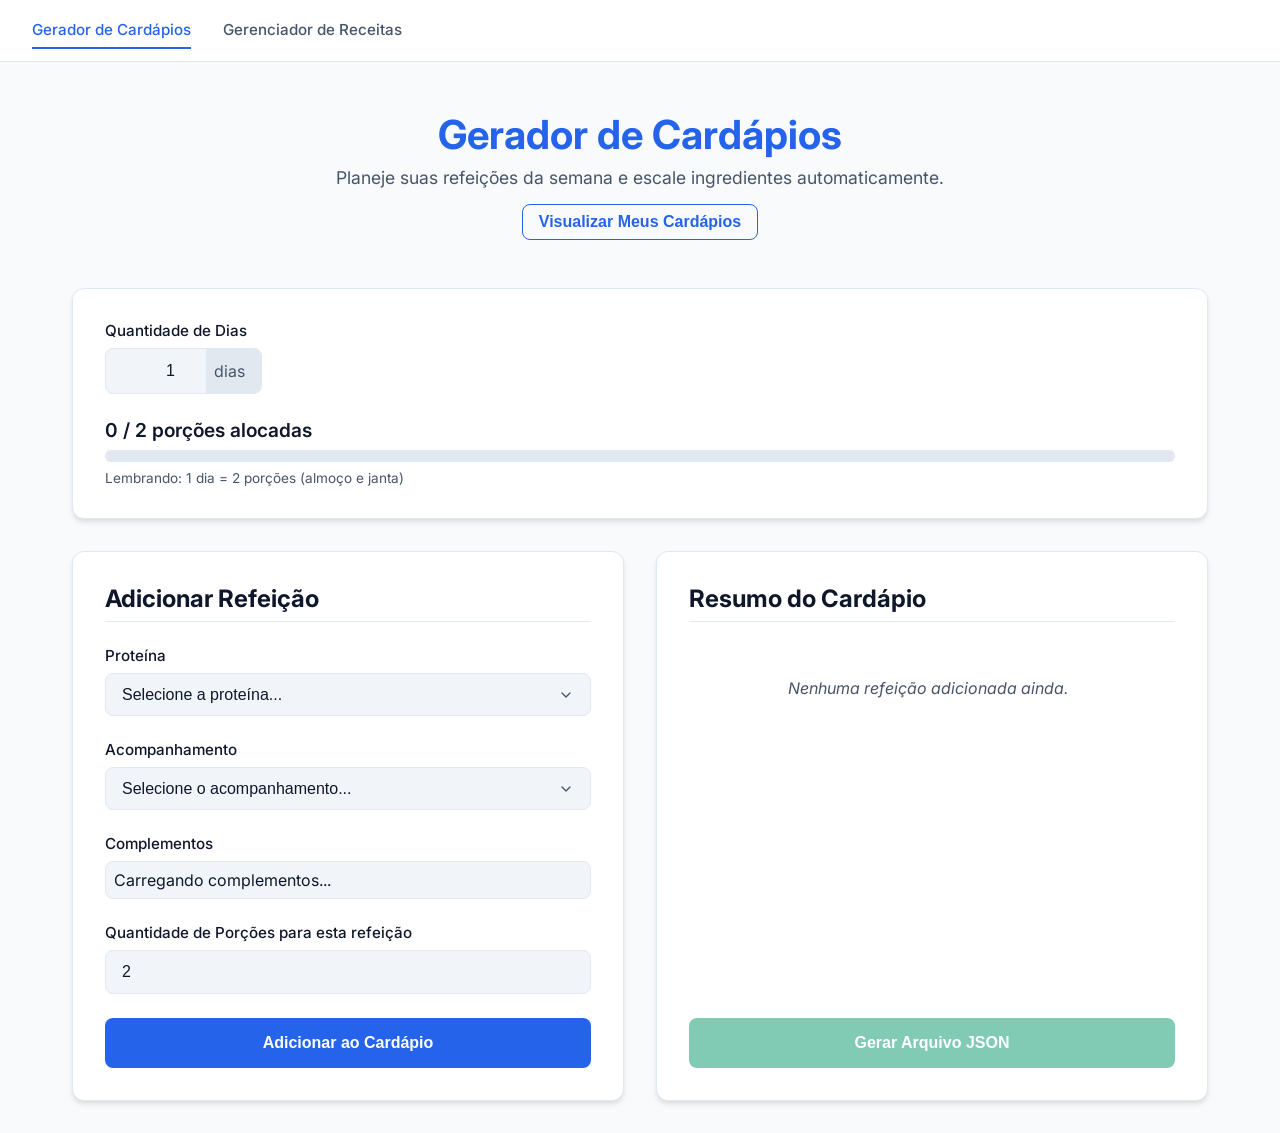
<file: static/index.html>
<!DOCTYPE html>
<html lang="pt-BR">
<head>
    <meta charset="UTF-8">
    <meta name="viewport" content="width=device-width, initial-scale=1.0">
    <title>Gerador de Cardápios Inteligente</title>
    <link rel="preconnect" href="https://fonts.googleapis.com">
    <link rel="preconnect" href="https://fonts.gstatic.com" crossorigin>
    <link href="https://fonts.googleapis.com/css2?family=Inter:wght@300;400;500;600;700&display=swap" rel="stylesheet">
    <link rel="stylesheet" href="style.css">
</head>
<body>
    <nav class="global-nav no-print">
        <div class="nav-container">
            <a href="./" class="nav-link active">Gerador de Cardápios</a>
            <a href="recipes.html" class="nav-link">Gerenciador de Receitas</a>
        </div>
    </nav>

    <div class="background-decor"></div>
    <div class="container">
        <header>
            <h1>Gerador de Cardápios</h1>
            <p>Planeje suas refeições da semana e escale ingredientes automaticamente.</p>
            <button id="btn-view-cardapios" class="btn-outline">Visualizar Meus Cardápios</button>
        </header>

        <section class="glass-panel config-section">
            <div class="input-group">
                <label for="dias">Quantidade de Dias</label>
                <div class="input-wrapper">
                    <input type="number" id="dias" min="1" max="30" value="1">
                    <span class="suffix">dias</span>
                </div>
            </div>
            
            <div class="progress-container">
                <div class="progress-stats">
                    <span id="porcoes-atuais">0</span> / <span id="porcoes-meta">2</span> porções alocadas
                </div>
                <div class="progress-bar-bg">
                    <div class="progress-bar-fill" id="progress-bar"></div>
                </div>
                <p class="progress-hint">Lembrando: 1 dia = 2 porções (almoço e janta)</p>
            </div>
        </section>

        <main class="meal-builder-container">
            <div class="glass-panel meal-constructor">
                <h2>Adicionar Refeição</h2>
                <form id="meal-form">
                    <div class="form-group">
                        <label for="proteina">Proteína</label>
                        <select id="proteina" name="proteina" required>
                            <option value="" disabled selected>Selecione a proteína...</option>
                        </select>
                    </div>

                    <div class="form-group">
                        <label for="acompanhamento">Acompanhamento</label>
                        <select id="acompanhamento" name="acompanhamento" required>
                            <option value="" disabled selected>Selecione o acompanhamento...</option>
                        </select>
                    </div>

                    <div class="form-group">
                        <label>Complementos</label>
                        <div id="complementos-container" class="checkbox-grid">
                            <!-- Populated dynamically -->
                            <div class="loading-text">Carregando complementos...</div>
                        </div>
                    </div>

                    <div class="form-group">
                        <label for="porcoes">Quantidade de Porções para esta refeição</label>
                        <input type="number" id="porcoes" name="porcoes" min="1" value="2" required>
                    </div>

                    <button type="submit" class="btn-primary" id="btn-add-meal">Adicionar ao Cardápio</button>
                </form>
            </div>

            <div class="glass-panel summary-panel">
                <h2>Resumo do Cardápio</h2>
                <div id="meal-list" class="meal-list">
                    <p class="empty-state">Nenhuma refeição adicionada ainda.</p>
                </div>
                
                <button class="btn-success" id="btn-generate" disabled>Gerar Arquivo JSON</button>
            </div>
        </main>
    </div>

    <!-- Viewer Modal -->
    <div id="viewer-modal" class="modal hidden">
        <div class="modal-content glass-panel" style="max-width: 500px; height: auto; max-height: 80vh;">
            <div class="modal-header">
                <h2>Meus Cardápios</h2>
                <button class="btn-close" id="btn-close-modal">&times;</button>
            </div>
            <div class="modal-body" style="flex-direction: column;">
                <p style="color: var(--text-secondary); margin-bottom: 1rem;">Selecione um arquivo para abrir a tela de impressão:</p>
                <div class="cardapio-list-container" style="width: 100%; border: none; padding: 0;">
                    <ul id="cardapio-list" class="cardapio-list">
                        <li class="loading-text">Carregando...</li>
                    </ul>
                </div>
            </div>
        </div>
    </div>

    <!-- Notification Toast -->
    <div id="toast" class="toast hidden">
        <div class="toast-content">
            <span class="toast-icon">✅</span>
            <div class="toast-message">
                <strong id="toast-title">Sucesso!</strong>
                <p id="toast-desc">Ação realizada com sucesso.</p>
            </div>
        </div>
    </div>

    <script src="script.js"></script>
</body>
</html>
</file>
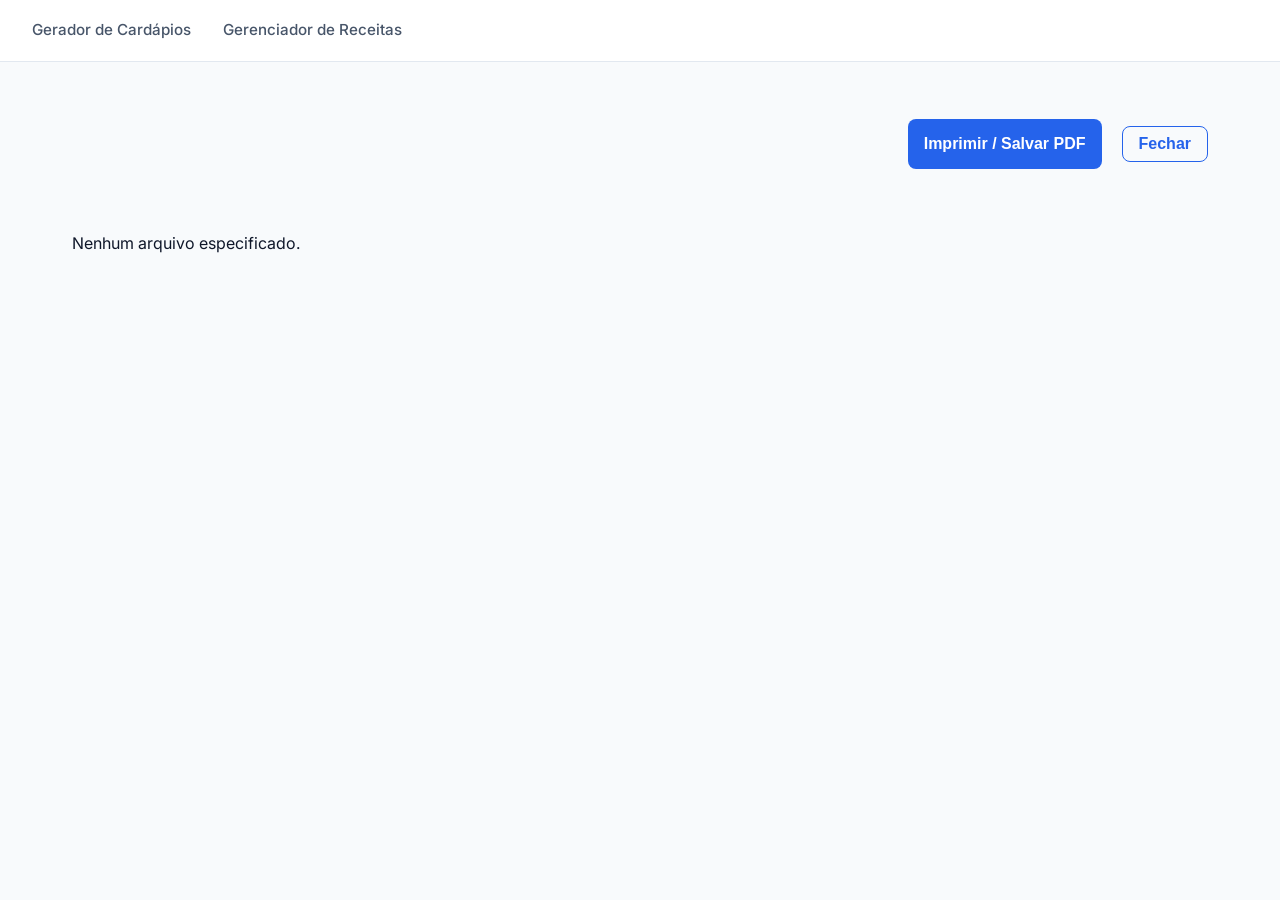
<file: static/print.html>
<!DOCTYPE html>
<html lang="pt-BR">
<head>
    <meta charset="UTF-8">
    <meta name="viewport" content="width=device-width, initial-scale=1.0">
    <title>Cardápio para Impressão</title>
    <link rel="preconnect" href="https://fonts.googleapis.com">
    <link rel="preconnect" href="https://fonts.gstatic.com" crossorigin>
    <link href="https://fonts.googleapis.com/css2?family=Inter:wght@300;400;500;600;700&display=swap" rel="stylesheet">
    <link rel="stylesheet" href="style.css">
    <style>
        .print-actions {
            margin-bottom: 2rem;
            text-align: right;
        }
        .consolidated-list {
            background: var(--input-bg);
            padding: 2rem;
            border-radius: var(--radius-md);
            margin-bottom: 2rem;
            border: 1px solid var(--glass-border);
        }
        .consolidated-list h2 {
            margin-bottom: 1rem;
            color: var(--accent-color);
            border-bottom: 2px solid var(--glass-border);
            padding-bottom: 0.5rem;
        }
        .consolidated-items {
            display: grid;
            grid-template-columns: repeat(auto-fill, minmax(250px, 1fr));
            gap: 1rem;
            list-style-type: none;
        }
        .consolidated-items li {
            font-size: 1rem;
            padding: 0.5rem;
            background: white;
            border: 1px solid var(--glass-border);
            border-radius: 4px;
        }
        @media print {
            .consolidated-list {
                background: transparent;
                border: none;
                padding: 0;
            }
            .consolidated-items li {
                border: none;
                border-bottom: 1px dashed #ccc;
            }
        }
    </style>
</head>
<body>
    <nav class="global-nav no-print">
        <div class="nav-container">
            <a href="./" class="nav-link">Gerador de Cardápios</a>
            <a href="recipes.html" class="nav-link">Gerenciador de Receitas</a>
        </div>
    </nav>
    <div class="container">
        <div class="print-actions no-print">
            <button class="btn-primary" style="width: auto;" onclick="window.print()">Imprimir / Salvar PDF</button>
            <button class="btn-outline" style="width: auto; margin-left: 1rem;" onclick="window.close()">Fechar</button>
        </div>

        <div id="content">
            <p class="loading-text">Carregando cardápio...</p>
        </div>
    </div>

    <script src="print.js"></script>
</body>
</html>
</file>
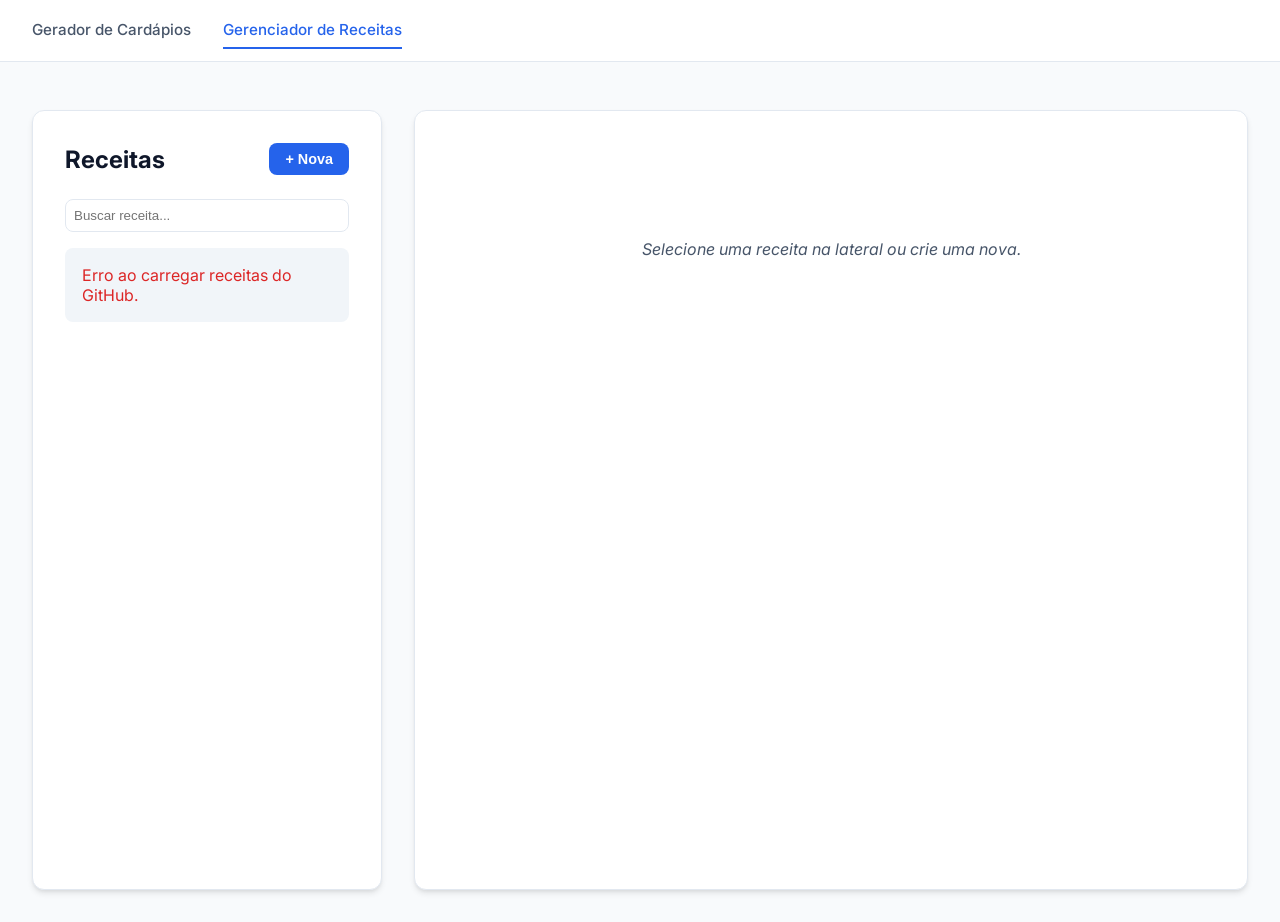
<file: static/recipes.html>
<!DOCTYPE html>
<html lang="pt-BR">
<head>
    <meta charset="UTF-8">
    <meta name="viewport" content="width=device-width, initial-scale=1.0">
    <title>Gerenciador de Receitas</title>
    <link rel="preconnect" href="https://fonts.googleapis.com">
    <link rel="preconnect" href="https://fonts.gstatic.com" crossorigin>
    <link href="https://fonts.googleapis.com/css2?family=Inter:wght@300;400;500;600;700&display=swap" rel="stylesheet">
    <link rel="stylesheet" href="style.css">
</head>
<body>
    <nav class="global-nav no-print">
        <div class="nav-container">
            <a href="./" class="nav-link">Gerador de Cardápios</a>
            <a href="recipes.html" class="nav-link active">Gerenciador de Receitas</a>
        </div>
    </nav>

    <div class="container recipes-layout">
        
        <!-- Sidebar: Lista de Receitas -->
        <aside class="recipes-sidebar glass-panel">
            <div style="display: flex; justify-content: space-between; align-items: center; margin-bottom: 1.5rem;">
                <h2>Receitas</h2>
                <button id="btn-new-recipe" class="btn-primary" style="padding: 0.5rem 1rem; width: auto; font-size: 0.9rem;">+ Nova</button>
            </div>
            
            <div class="recipe-filters">
                <input type="text" id="recipe-search" placeholder="Buscar receita..." style="width: 100%; margin-bottom: 1rem; padding: 0.5rem; border-radius: var(--radius-md); border: 1px solid var(--glass-border);">
            </div>

            <ul id="recipes-list" class="cardapio-list" style="max-height: calc(100vh - 250px);">
                <li class="loading-text">Carregando...</li>
            </ul>
        </aside>

        <!-- Main Content: Formulário de Edição -->
        <main class="recipe-editor glass-panel" style="position: relative;">
            <div id="empty-editor-state" class="empty-state" style="margin-top: 4rem;">
                Selecione uma receita na lateral ou crie uma nova.
            </div>

            <form id="recipe-form" class="hidden">
                <input type="hidden" id="recipe-id">
                
                <div class="form-row-2col">
                    <div class="form-group">
                        <label for="titulo">Título da Receita</label>
                        <input type="text" id="titulo" required>
                    </div>
                    
                    <div class="form-group" style="display: grid; grid-template-columns: 1fr 1fr; gap: 1rem; margin-bottom: 0;">
                        <div>
                            <label for="tipo">Tipo</label>
                            <select id="tipo" required>
                                <option value="proteina">Proteína</option>
                                <option value="acompanhamento">Acompanhamento</option>
                                <option value="complemento">Complemento</option>
                            </select>
                        </div>
                        <div>
                            <label for="porcoes">Porções Rende</label>
                            <input type="number" id="porcoes" min="1" required>
                        </div>
                    </div>
                </div>

                <div class="form-row-2col">
                    <div class="form-group">
                        <label for="tags">Tags (separadas por vírgula)</label>
                        <input type="text" id="tags" placeholder="ex: frango, forno, saúdavel">
                    </div>
                    
                    <div class="form-group">
                        <label for="fonte">Fonte</label>
                        <input type="text" id="fonte">
                    </div>
                </div>

                <hr style="border: 0; border-top: 1px solid var(--glass-border); margin: 2rem 0;">

                <div class="editor-section">
                    <div style="display: flex; justify-content: space-between; align-items: center; margin-bottom: 1rem;">
                        <h3>Ingredientes</h3>
                        <button type="button" id="btn-add-ingredient" class="btn-outline" style="padding: 0.25rem 0.75rem; font-size: 0.85rem; margin-top: 0;">+ Adicionar Ingrediente</button>
                    </div>
                    <div id="ingredients-container" style="display: flex; flex-direction: column; gap: 1rem;">
                        <!-- Injetado dinamicamente -->
                    </div>
                </div>

                <hr style="border: 0; border-top: 1px solid var(--glass-border); margin: 2rem 0;">

                <div class="editor-section" style="margin-bottom: 5rem;">
                    <div style="display: flex; justify-content: space-between; align-items: center; margin-bottom: 1rem;">
                        <h3>Modo de Preparo</h3>
                        <button type="button" id="btn-add-step" class="btn-outline" style="padding: 0.25rem 0.75rem; font-size: 0.85rem; margin-top: 0;">+ Adicionar Passo</button>
                    </div>
                    <div id="steps-container" style="display: flex; flex-direction: column; gap: 0.5rem;">
                        <!-- Injetado dinamicamente -->
                    </div>
                </div>

                <div style="position: absolute; bottom: 1.5rem; right: 2rem;">
                    <button type="submit" class="btn-success" id="btn-save-recipe" style="width: auto; padding: 0.75rem 2rem;">💾 Salvar Alterações</button>
                </div>
            </form>
        </main>
    </div>

    <!-- Notification Toast -->
    <div id="toast" class="toast hidden">
        <div class="toast-content">
            <span class="toast-icon">✅</span>
            <div class="toast-message">
                <strong id="toast-title">Sucesso!</strong>
                <p id="toast-desc">Ação realizada com sucesso.</p>
            </div>
        </div>
    </div>

    <script src="recipes.js"></script>
</body>
</html>
</file>
<file: static/style.css>
:root {
    --bg-color: #f8fafc;
    --text-primary: #0f172a;
    --text-secondary: #475569;
    --accent-color: #2563eb;
    --accent-hover: #1d4ed8;
    --success-color: #059669;
    --success-hover: #047857;
    --danger-color: #dc2626;
    --glass-bg: #ffffff;
    --glass-border: #e2e8f0;
    --glass-shadow: 0 4px 6px -1px rgba(0, 0, 0, 0.1), 0 2px 4px -1px rgba(0, 0, 0, 0.06);
    --radius-lg: 12px;
    --radius-md: 8px;
    
    --input-bg: #f1f5f9;
    --card-bg: #ffffff;
}

* {
    box-sizing: border-box;
    margin: 0;
    padding: 0;
}

body {
    font-family: 'Inter', sans-serif;
    background-color: var(--bg-color);
    color: var(--text-primary);
    min-height: 100vh;
    display: flex;
    flex-direction: column;
    align-items: center;
    position: relative;
    overflow-x: hidden;
}

.global-nav {
    width: 100%;
    align-self: stretch;
}

.background-decor {
    display: none;
}

.container {
    width: 100%;
    max-width: 1200px;
    padding: 2rem;
    display: flex;
    flex-direction: column;
    gap: 2rem;
}

header {
    text-align: center;
    margin-bottom: 1rem;
}

header h1 {
    font-size: 2.5rem;
    font-weight: 700;
    margin-bottom: 0.5rem;
    color: var(--accent-color);
}

header p {
    color: var(--text-secondary);
    font-size: 1.1rem;
}

/* Glassmorphism -> Clean UI */
.glass-panel {
    background: var(--glass-bg);
    border: 1px solid var(--glass-border);
    border-radius: var(--radius-lg);
    padding: 2rem;
    box-shadow: var(--glass-shadow);
}

/* Config Section */
.config-section {
    display: flex;
    flex-direction: column;
    gap: 1.5rem;
}

.input-group {
    display: flex;
    flex-direction: column;
    gap: 0.5rem;
}

label {
    font-weight: 500;
    color: var(--text-primary);
    font-size: 0.95rem;
}

.input-wrapper {
    display: flex;
    align-items: center;
    background: var(--input-bg);
    border: 1px solid var(--glass-border);
    border-radius: var(--radius-md);
    overflow: hidden;
    width: fit-content;
}

.input-wrapper input {
    background: transparent;
    border: none;
    color: var(--text-primary);
    padding: 0.75rem 1rem;
    font-size: 1rem;
    outline: none;
    width: 100px;
    text-align: right;
}

.input-wrapper .suffix {
    padding: 0.75rem 1rem 0.75rem 0.5rem;
    color: var(--text-secondary);
    background: #e2e8f0;
}

/* Progress Bar */
.progress-container {
    width: 100%;
}

.progress-stats {
    font-size: 1.2rem;
    font-weight: 600;
    margin-bottom: 0.5rem;
}

.progress-bar-bg {
    height: 12px;
    background: #e2e8f0;
    border-radius: 6px;
    overflow: hidden;
}

.progress-bar-fill {
    height: 100%;
    width: 0%;
    background: var(--success-color);
    transition: width 0.4s cubic-bezier(0.4, 0, 0.2, 1);
}

.progress-hint {
    margin-top: 0.5rem;
    font-size: 0.85rem;
    color: var(--text-secondary);
}

/* Meal Builder Layout */
.meal-builder-container {
    display: grid;
    grid-template-columns: 1fr 1fr;
    gap: 2rem;
}

@media (max-width: 768px) {
    .meal-builder-container {
        grid-template-columns: 1fr;
    }
}

.meal-constructor h2, .summary-panel h2 {
    font-size: 1.5rem;
    margin-bottom: 1.5rem;
    color: var(--text-primary);
    border-bottom: 1px solid var(--glass-border);
    padding-bottom: 0.5rem;
}

/* Form Styles */
.form-group {
    display: flex;
    flex-direction: column;
    gap: 0.5rem;
    margin-bottom: 1.5rem;
}

select, input[type="number"]:not(#dias) {
    width: 100%;
    background: var(--input-bg);
    border: 1px solid var(--glass-border);
    color: var(--text-primary);
    padding: 0.75rem 1rem;
    border-radius: var(--radius-md);
    font-size: 1rem;
    outline: none;
    transition: border-color 0.2s;
    appearance: none;
}

select {
    cursor: pointer;
    background-image: url("data:image/svg+xml,%3Csvg xmlns='http://www.w3.org/2000/svg' width='24' height='24' viewBox='0 0 24 24' fill='none' stroke='%23475569' stroke-width='2' stroke-linecap='round' stroke-linejoin='round'%3E%3Cpolyline points='6 9 12 15 18 9'%3E%3C/polyline%3E%3C/svg%3E");
    background-repeat: no-repeat;
    background-position: right 1rem center;
    background-size: 1em;
}

select:focus, input:focus {
    border-color: var(--accent-color);
}

select option {
    background: var(--glass-bg);
    color: var(--text-primary);
}

.checkbox-grid {
    display: grid;
    grid-template-columns: repeat(auto-fill, minmax(180px, 1fr));
    gap: 0.75rem;
    max-height: 200px;
    overflow-y: auto;
    padding: 0.5rem;
    background: var(--input-bg);
    border-radius: var(--radius-md);
    border: 1px solid var(--glass-border);
}

.checkbox-grid::-webkit-scrollbar {
    width: 6px;
}
.checkbox-grid::-webkit-scrollbar-thumb {
    background-color: var(--glass-border);
    border-radius: 4px;
}

.checkbox-label {
    display: flex;
    align-items: center;
    gap: 0.5rem;
    cursor: pointer;
    font-size: 0.9rem;
    color: var(--text-secondary);
    transition: color 0.2s;
}

.checkbox-label:hover {
    color: var(--text-primary);
}

.checkbox-label input {
    accent-color: var(--accent-color);
    width: 16px;
    height: 16px;
    cursor: pointer;
}

/* Buttons */
button {
    width: 100%;
    padding: 1rem;
    border: none;
    border-radius: var(--radius-md);
    font-size: 1rem;
    font-weight: 600;
    cursor: pointer;
    transition: transform 0.1s, background-color 0.2s;
}

button:active:not(:disabled) {
    transform: scale(0.98);
}

button:disabled {
    opacity: 0.5;
    cursor: not-allowed;
}

.btn-primary {
    background-color: var(--accent-color);
    color: white;
}

.btn-primary:hover:not(:disabled) {
    background-color: var(--accent-hover);
}

.btn-success {
    background-color: var(--success-color);
    color: white;
    margin-top: auto;
}

.btn-success:hover:not(:disabled) {
    background-color: var(--success-hover);
}

/* Meal List */
.summary-panel {
    display: flex;
    flex-direction: column;
}

.meal-list {
    flex-grow: 1;
    display: flex;
    flex-direction: column;
    gap: 1rem;
    margin-bottom: 1.5rem;
    overflow-y: auto;
    max-height: 400px;
    padding-right: 0.5rem;
}

.meal-list::-webkit-scrollbar {
    width: 6px;
}
.meal-list::-webkit-scrollbar-thumb {
    background-color: var(--glass-border);
    border-radius: 4px;
}

.empty-state {
    color: var(--text-secondary);
    font-style: italic;
    text-align: center;
    padding: 2rem 0;
}

.meal-card {
    background: var(--input-bg);
    border: 1px solid var(--glass-border);
    border-radius: var(--radius-md);
    padding: 1rem;
    position: relative;
    animation: fadeIn 0.3s ease-out forwards;
}

@keyframes fadeIn {
    from { opacity: 0; transform: translateY(10px); }
    to { opacity: 1; transform: translateY(0); }
}

.meal-card h3 {
    font-size: 1.1rem;
    color: var(--accent-color);
    margin-bottom: 0.5rem;
}

.meal-card p {
    font-size: 0.9rem;
    color: var(--text-secondary);
    margin-bottom: 0.25rem;
}

.meal-card .portions-badge {
    position: absolute;
    top: 1rem;
    right: 1rem;
    background: #cbd5e1;
    color: var(--text-primary);
    padding: 0.25rem 0.5rem;
    border-radius: 4px;
    font-size: 0.8rem;
    font-weight: bold;
}

.btn-remove {
    margin-top: 0.5rem;
    background: transparent;
    border: 1px solid var(--danger-color);
    color: var(--danger-color);
    padding: 0.5rem;
    width: auto;
    display: inline-block;
    font-size: 0.85rem;
}

.btn-remove:hover {
    background: var(--danger-color);
    color: white;
}

/* Toast */
.toast {
    position: fixed;
    bottom: 2rem;
    right: 2rem;
    background: var(--glass-bg);
    border: 1px solid var(--glass-border);
    border-left: 4px solid var(--success-color);
    padding: 1rem 1.5rem;
    border-radius: var(--radius-md);
    box-shadow: var(--glass-shadow);
    transition: transform 0.3s cubic-bezier(0.4, 0, 0.2, 1), opacity 0.3s;
    z-index: 1000;
}

.toast.hidden {
    transform: translateX(120%);
    opacity: 0;
}

.toast-content {
    display: flex;
    align-items: center;
    gap: 1rem;
}

.toast-icon {
    font-size: 1.5rem;
}

.toast-message strong {
    display: block;
    color: var(--text-primary);
    margin-bottom: 0.25rem;
}

.toast-message p {
    color: var(--text-secondary);
    font-size: 0.9rem;
    margin: 0;
}

/* Modal */
.modal {
    position: fixed;
    top: 0;
    left: 0;
    width: 100vw;
    height: 100vh;
    background: rgba(0, 0, 0, 0.5);
    display: flex;
    justify-content: center;
    align-items: center;
    z-index: 2000;
    opacity: 1;
    transition: opacity 0.3s;
}

.modal.hidden {
    opacity: 0;
    pointer-events: none;
}

.modal-content {
    width: 90%;
    max-width: 1000px;
    height: 85vh;
    display: flex;
    flex-direction: column;
    padding: 1.5rem;
}

.modal-header {
    display: flex;
    justify-content: space-between;
    align-items: center;
    border-bottom: 1px solid var(--glass-border);
    padding-bottom: 1rem;
    margin-bottom: 1rem;
}

.modal-header h2 {
    margin: 0;
}

.btn-close {
    background: transparent;
    border: none;
    color: var(--text-primary);
    font-size: 2rem;
    line-height: 1;
    padding: 0;
    width: auto;
    cursor: pointer;
}

.btn-close:hover {
    color: var(--danger-color);
}

.btn-outline {
    background: transparent;
    border: 1px solid var(--accent-color);
    color: var(--accent-color);
    width: auto;
    padding: 0.5rem 1rem;
    margin-top: 1rem;
}

.btn-outline:hover {
    background: var(--accent-color);
    color: white;
}

.modal-body {
    display: flex;
    flex-grow: 1;
    gap: 1.5rem;
    overflow: hidden;
}

.cardapio-list-container {
    width: 300px;
    border-right: 1px solid var(--glass-border);
    padding-right: 1rem;
    display: flex;
    flex-direction: column;
}

.cardapio-list-container h3 {
    margin-bottom: 1rem;
    font-size: 1.1rem;
    color: var(--text-secondary);
}

.cardapio-list {
    list-style: none;
    overflow-y: auto;
    flex-grow: 1;
}

.cardapio-list::-webkit-scrollbar {
    width: 6px;
}
.cardapio-list::-webkit-scrollbar-thumb {
    background-color: var(--glass-border);
    border-radius: 4px;
}

.cardapio-list li {
    padding: 1rem;
    border-radius: var(--radius-md);
    cursor: pointer;
    margin-bottom: 0.5rem;
    background: var(--input-bg);
    transition: background 0.2s;
    border: 1px solid transparent;
}

.cardapio-list li:hover {
    background: #e2e8f0;
}

.cardapio-list li.active {
    border-color: var(--accent-color);
    background: #dbeafe;
}

.cardapio-list li .filename {
    display: block;
    font-weight: 500;
    margin-bottom: 0.25rem;
    font-size: 0.95rem;
    word-break: break-all;
}

.cardapio-list li .date {
    display: block;
    font-size: 0.8rem;
    color: var(--text-secondary);
}

.cardapio-details-container {
    flex-grow: 1;
    overflow-y: auto;
    padding-right: 1rem;
}

.cardapio-details-container::-webkit-scrollbar {
    width: 6px;
}
.cardapio-details-container::-webkit-scrollbar-thumb {
    background-color: var(--glass-border);
    border-radius: 4px;
}

/* Global Navigation */
.global-nav {
    background: var(--glass-bg);
    border-bottom: 1px solid var(--glass-border);
    padding: 0.75rem 2rem;
    margin-bottom: 1rem;
}

.nav-container {
    max-width: 1400px;
    margin: 0 auto;
    display: flex;
    gap: 2rem;
}

.nav-link {
    text-decoration: none;
    color: var(--text-secondary);
    font-weight: 500;
    font-size: 0.95rem;
    padding: 0.5rem 0;
    border-bottom: 2px solid transparent;
    transition: color 0.2s, border-color 0.2s;
}

.nav-link:hover {
    color: var(--text-primary);
}

.nav-link.active {
    color: var(--accent-color);
    border-bottom-color: var(--accent-color);
}

/* Recipe Editor Layout */
.recipes-layout {
    max-width: 1400px;
    display: grid;
    grid-template-columns: 350px 1fr;
    gap: 2rem;
    width: 100%;
}

@media (max-width: 900px) {
    .recipes-layout {
        grid-template-columns: 1fr;
        gap: 1.5rem;
    }
    .recipes-sidebar {
        height: auto;
        position: static;
        max-height: 380px;
    }
}

.recipes-sidebar {
    height: calc(100vh - 120px);
    position: sticky;
    top: 1rem;
    overflow: hidden;
    display: flex;
    flex-direction: column;
}

.recipe-editor {
    min-height: calc(100vh - 120px);
}

.recipe-editor .form-group input[type="text"],
.recipe-editor .form-group input[type="number"],
.recipe-editor .form-group select {
    width: 100%;
}

.form-row-2col {
    display: grid;
    grid-template-columns: 1fr 1fr;
    gap: 1.5rem;
    margin-bottom: 2rem;
}

@media (max-width: 640px) {
    .form-row-2col {
        grid-template-columns: 1fr;
        gap: 1rem;
        margin-bottom: 1rem;
    }
}

.hidden {
    display: none !important;
}

.ingredient-block input[type="text"],
.ingredient-block input[type="number"] {
    padding: 0.5rem;
    border: 1px solid var(--glass-border);
    border-radius: 4px;
    background: white;
    font-family: inherit;
    font-size: 0.9rem;
}

.ingredient-block input[type="text"]:focus,
.ingredient-block input[type="number"]:focus {
    border-color: var(--accent-color);
    outline: none;
}

/* Printing Additions */
.print-only {
    display: none;
}

.recipe-card {
    background: var(--input-bg);
    border: 1px solid var(--glass-border);
    border-radius: var(--radius-md);
    padding: 1.5rem;
    margin-bottom: 3rem; /* Aumentado espaçamento */
}

.recipe-card h4 {
    color: var(--accent-color);
    font-size: 1.2rem;
    margin-bottom: 1rem;
    border-bottom: 1px dashed var(--glass-border);
    padding-bottom: 0.5rem;
}

.ingredients-list {
    list-style: none;
    margin-bottom: 1rem;
    display: grid;
    grid-template-columns: repeat(auto-fill, minmax(200px, 1fr));
    gap: 0.5rem;
}

.ingredients-list li {
    background: rgba(0, 0, 0, 0.05);
    padding: 0.5rem;
    border-radius: 4px;
    font-size: 0.9rem;
}

.prep-list {
    margin-left: 1.5rem;
    color: var(--text-secondary);
    font-size: 0.95rem;
}

.prep-list li {
    margin-bottom: 0.5rem;
}

@media print {
    body {
        background: white;
        color: black;
    }
    
    .no-print {
        display: none !important;
    }
    
    .print-only {
        display: block;
    }
    
    .container {
        padding: 0;
        max-width: none;
    }
    
    .glass-panel {
        border: none;
        box-shadow: none;
        padding: 0;
    }
    
    .recipe-card {
        border: none;
        background: transparent;
        padding: 0;
        page-break-inside: avoid;
        margin-bottom: 4rem; /* Maior espaçamento na impressão */
    }
    
    .ingredients-list li {
        background: transparent;
        padding: 0;
        margin-bottom: 0.25rem;
    }
    
    h1, h2, h3, h4, h5 {
        color: black !important;
    }
}
</file>
